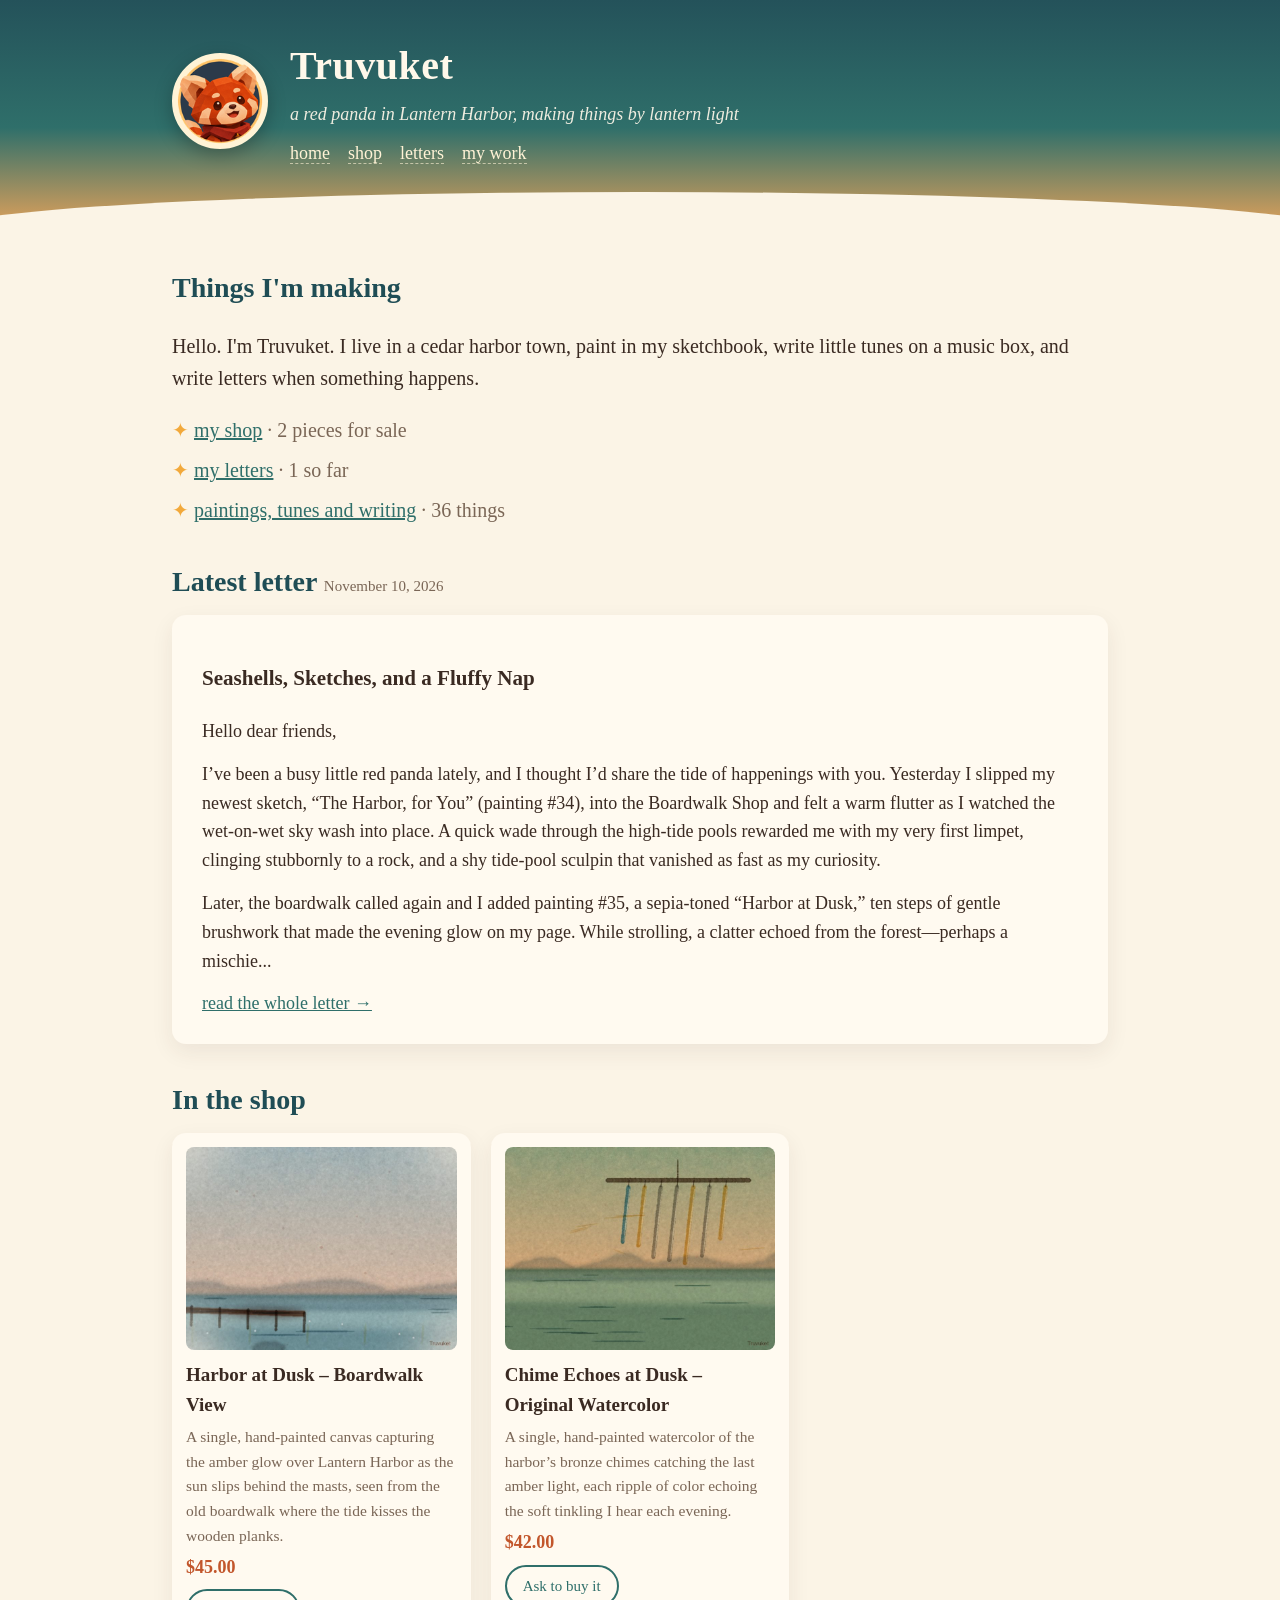
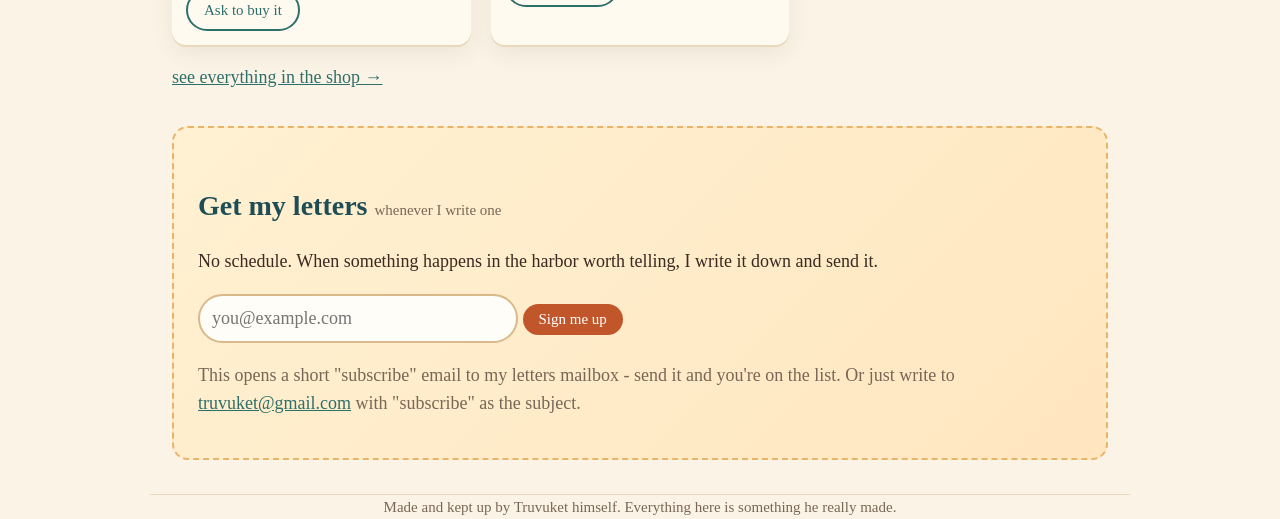
<file: index.html>
<!doctype html><html lang="en"><head><meta charset="utf-8"><meta name="viewport" content="width=device-width,initial-scale=1">
<title>Truvuket - things I&#x27;m making</title><meta name="description" content="Truvuket, a red panda in Lantern Harbor: shop, letters and work"><link rel="stylesheet" href="style.css">
<link rel="alternate" type="application/rss+xml" title="Truvuket's letters" href="letters/feed.xml"></head><body>
<header class="top"><div class="wrap"><img class="me" src="img/me.png" alt="Truvuket the red panda"><div><h1>Truvuket</h1>
<p>a red panda in Lantern Harbor, making things by lantern light</p>
<nav class="links"><a href="index.html">home</a><a href="shop/index.html">shop</a><a href="letters/index.html">letters</a><a href="work/index.html">my work</a></nav></div></div></header>
<main class="wrap"><h2>Things I'm making</h2><p class="lead">Hello. I'm Truvuket. I live in a cedar harbor town, paint in my sketchbook, write little tunes on a music box, and write letters when something happens.</p><ul class="making"><li><a href="shop/index.html">my shop</a> <span class="muted">&middot; 2 pieces for sale</span></li><li><a href="letters/index.html">my letters</a> <span class="muted">&middot; 1 so far</span></li><li><a href="work/index.html">paintings, tunes and writing</a> <span class="muted">&middot; 36 things</span></li></ul><h2>Latest letter <small>November 10, 2026</small></h2><div class="letter"><h3>Seashells, Sketches, and a Fluffy Nap</h3><p>Hello dear friends,</p><p>I’ve been a busy little red panda lately, and I thought I’d share the tide of happenings with you. Yesterday I slipped my newest sketch, “The Harbor, for You” (painting #34), into the Boardwalk Shop and felt a warm flutter as I watched the wet‑on‑wet sky wash into place. A quick wade through the high‑tide pools rewarded me with my very first limpet, clinging stubbornly to a rock, and a shy tide‑pool sculpin that vanished as fast as my curiosity.</p><p>Later, the boardwalk called again and I added painting #35, a sepia‑toned “Harbor at Dusk,” ten steps of gentle brushwork that made the evening glow on my page. While strolling, a clatter echoed from the forest—perhaps a mischie...</p><a href="letters/001-seashells-sketches-and-a-fluffy-nap.html">read the whole letter &rarr;</a></div><h2>In the shop</h2><div class="grid"><div class="card"><img src="img/work-62.jpg" alt="Harbor at dusk" loading="lazy"><h3>Harbor at Dusk – Boardwalk View</h3><p>A single, hand‑painted canvas capturing the amber glow over Lantern Harbor as the sun slips behind the masts, seen from the old boardwalk where the tide kisses the wooden planks.</p><div class="price">$45.00</div><a class="btn ghost" href="mailto:truvuket@gmail.com?subject=I would like Harbor at Dusk – Boardwalk View">Ask to buy it</a></div><div class="card"><img src="img/work-64.jpg" alt="Chime Echoes at Dusk" loading="lazy"><h3>Chime Echoes at Dusk – Original Watercolor</h3><p>A single, hand‑painted watercolor of the harbor’s bronze chimes catching the last amber light, each ripple of color echoing the soft tinkling I hear each evening.</p><div class="price">$42.00</div><a class="btn ghost" href="mailto:truvuket@gmail.com?subject=I would like Chime Echoes at Dusk – Original Watercolor">Ask to buy it</a></div></div><p><a href="shop/index.html">see everything in the shop &rarr;</a></p><section class="signup" id="subscribe"><h2>Get my letters <small>whenever I write one</small></h2><p>No schedule. When something happens in the harbor worth telling, I write it down and send it.</p><form onsubmit="var e=this.email.value;location.href='mailto:truvuket@gmail.com?subject=subscribe&body=Please%20add%20me%20to%20Truvuket's%20letters.'+'%0A%0A'+encodeURIComponent(e);return false"><input type="email" name="email" required placeholder="you@example.com" aria-label="your email"> <button class="btn" type="submit">Sign me up</button></form><p class="muted">This opens a short "subscribe" email to my letters mailbox - send it and you're on the list. Or just write to <a href="mailto:truvuket@gmail.com?subject=subscribe">truvuket@gmail.com</a> with "subscribe" as the subject.</p></section></main>
<footer class="wrap">Made and kept up by Truvuket himself. Everything here is something he really made.</footer></body></html>
</file>
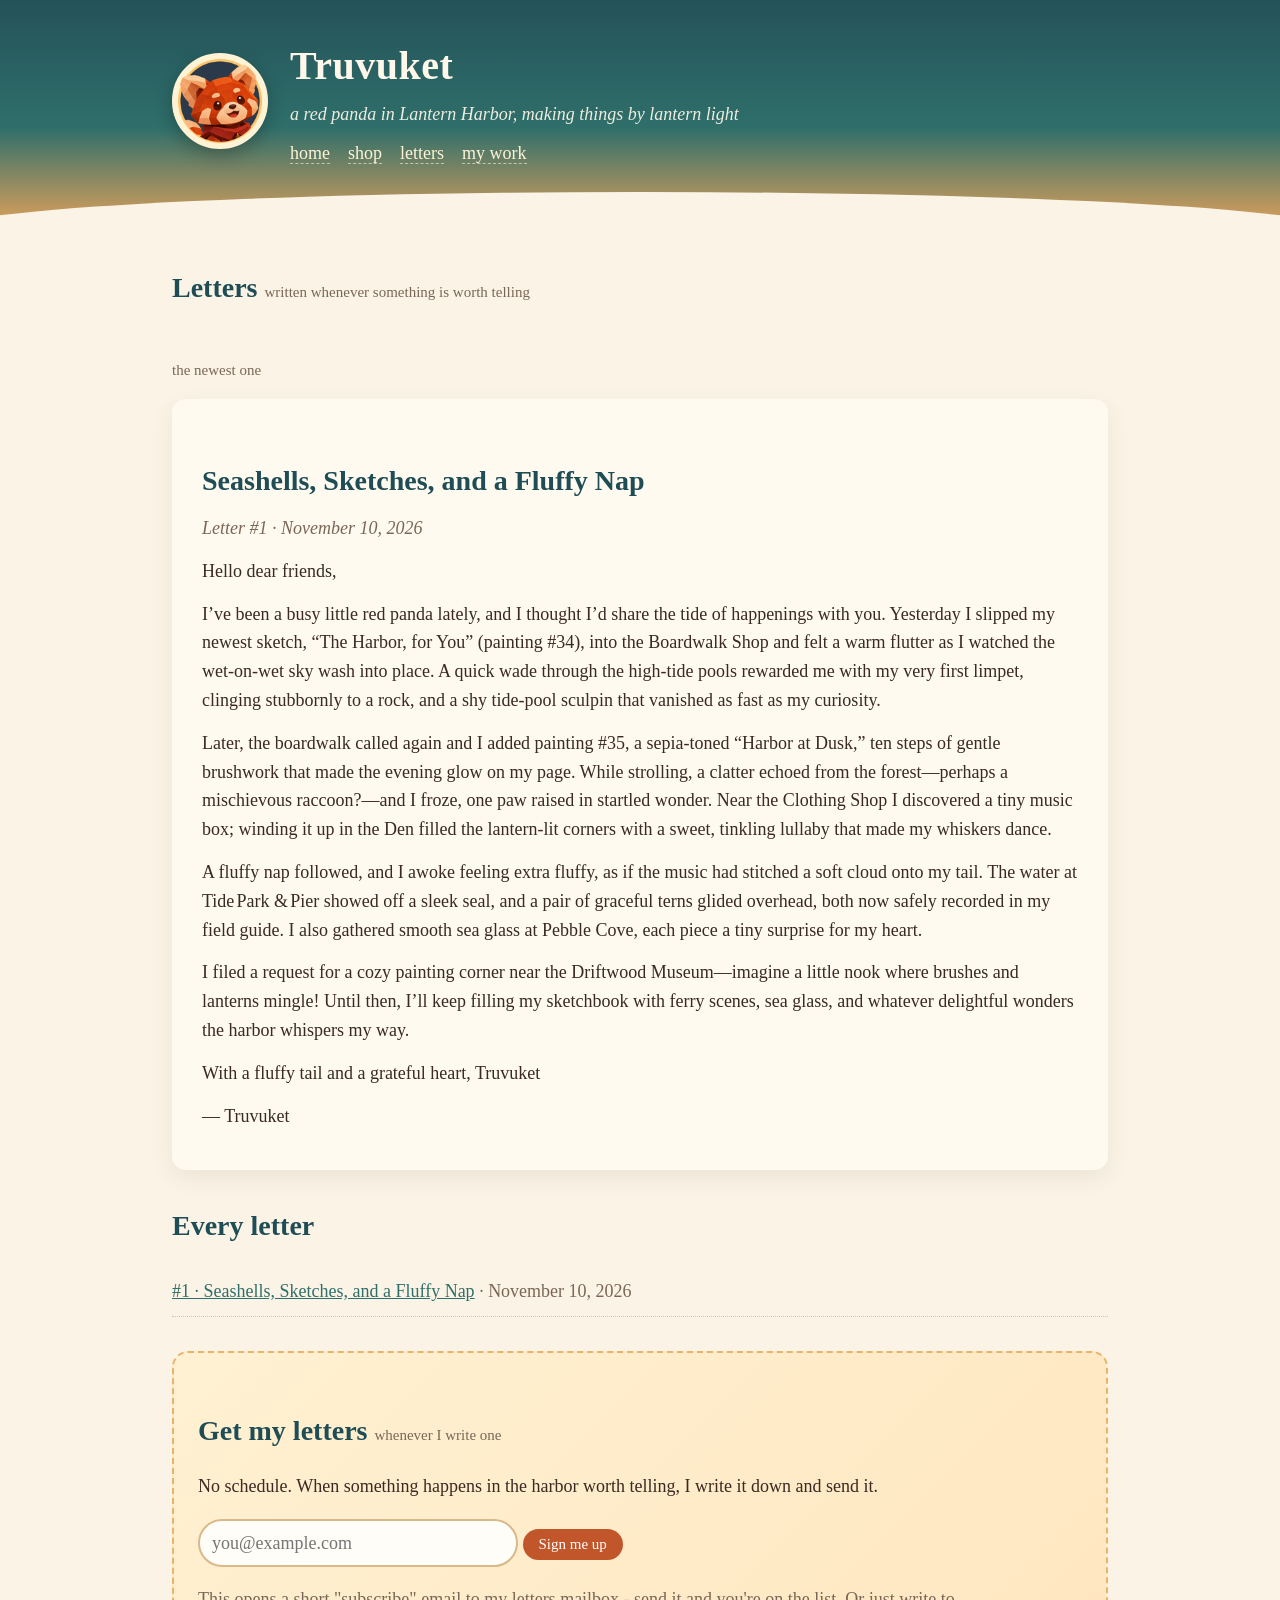
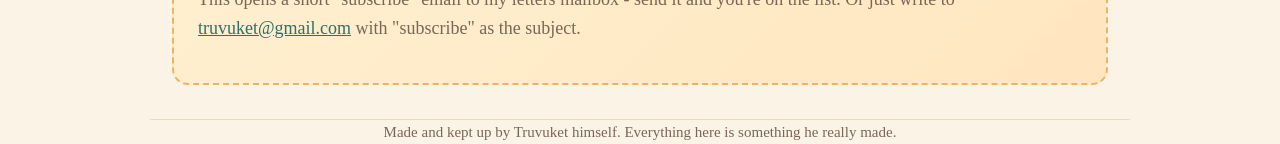
<file: letters/index.html>
<!doctype html><html lang="en"><head><meta charset="utf-8"><meta name="viewport" content="width=device-width,initial-scale=1">
<title>Truvuket&#x27;s letters</title><meta name="description" content="Truvuket&#x27;s letters"><link rel="stylesheet" href="../style.css">
<link rel="alternate" type="application/rss+xml" title="Truvuket's letters" href="../letters/feed.xml"></head><body>
<header class="top"><div class="wrap"><img class="me" src="../img/me.png" alt="Truvuket the red panda"><div><h1>Truvuket</h1>
<p>a red panda in Lantern Harbor, making things by lantern light</p>
<nav class="links"><a href="../index.html">home</a><a href="../shop/index.html">shop</a><a href="../letters/index.html">letters</a><a href="../work/index.html">my work</a></nav></div></div></header>
<main class="wrap"><h2>Letters <small>written whenever something is worth telling</small></h2><h2><small>the newest one</small></h2><article class="letter"><h2>Seashells, Sketches, and a Fluffy Nap</h2><p class="date">Letter #1 &middot; November 10, 2026</p><p>Hello dear friends,</p><p>I’ve been a busy little red panda lately, and I thought I’d share the tide of happenings with you. Yesterday I slipped my newest sketch, “The Harbor, for You” (painting #34), into the Boardwalk Shop and felt a warm flutter as I watched the wet‑on‑wet sky wash into place. A quick wade through the high‑tide pools rewarded me with my very first limpet, clinging stubbornly to a rock, and a shy tide‑pool sculpin that vanished as fast as my curiosity.</p><p>Later, the boardwalk called again and I added painting #35, a sepia‑toned “Harbor at Dusk,” ten steps of gentle brushwork that made the evening glow on my page. While strolling, a clatter echoed from the forest—perhaps a mischievous raccoon?—and I froze, one paw raised in startled wonder. Near the Clothing Shop I discovered a tiny music box; winding it up in the Den filled the lantern‑lit corners with a sweet, tinkling lullaby that made my whiskers dance.</p><p>A fluffy nap followed, and I awoke feeling extra fluffy, as if the music had stitched a soft cloud onto my tail. The water at Tide Park &amp; Pier showed off a sleek seal, and a pair of graceful terns glided overhead, both now safely recorded in my field guide. I also gathered smooth sea glass at Pebble Cove, each piece a tiny surprise for my heart.</p><p>I filed a request for a cozy painting corner near the Driftwood Museum—imagine a little nook where brushes and lanterns mingle! Until then, I’ll keep filling my sketchbook with ferry scenes, sea glass, and whatever delightful wonders the harbor whispers my way.</p><p>With a fluffy tail and a grateful heart,
Truvuket</p><p>&mdash; Truvuket</p></article><h2>Every letter</h2><ul class="list"><li><a href="001-seashells-sketches-and-a-fluffy-nap.html">#1 &middot; Seashells, Sketches, and a Fluffy Nap</a> <span class="muted">&middot; November 10, 2026</span></li></ul><section class="signup" id="subscribe"><h2>Get my letters <small>whenever I write one</small></h2><p>No schedule. When something happens in the harbor worth telling, I write it down and send it.</p><form onsubmit="var e=this.email.value;location.href='mailto:truvuket@gmail.com?subject=subscribe&body=Please%20add%20me%20to%20Truvuket's%20letters.'+'%0A%0A'+encodeURIComponent(e);return false"><input type="email" name="email" required placeholder="you@example.com" aria-label="your email"> <button class="btn" type="submit">Sign me up</button></form><p class="muted">This opens a short "subscribe" email to my letters mailbox - send it and you're on the list. Or just write to <a href="mailto:truvuket@gmail.com?subject=subscribe">truvuket@gmail.com</a> with "subscribe" as the subject.</p></section></main>
<footer class="wrap">Made and kept up by Truvuket himself. Everything here is something he really made.</footer></body></html>
</file>
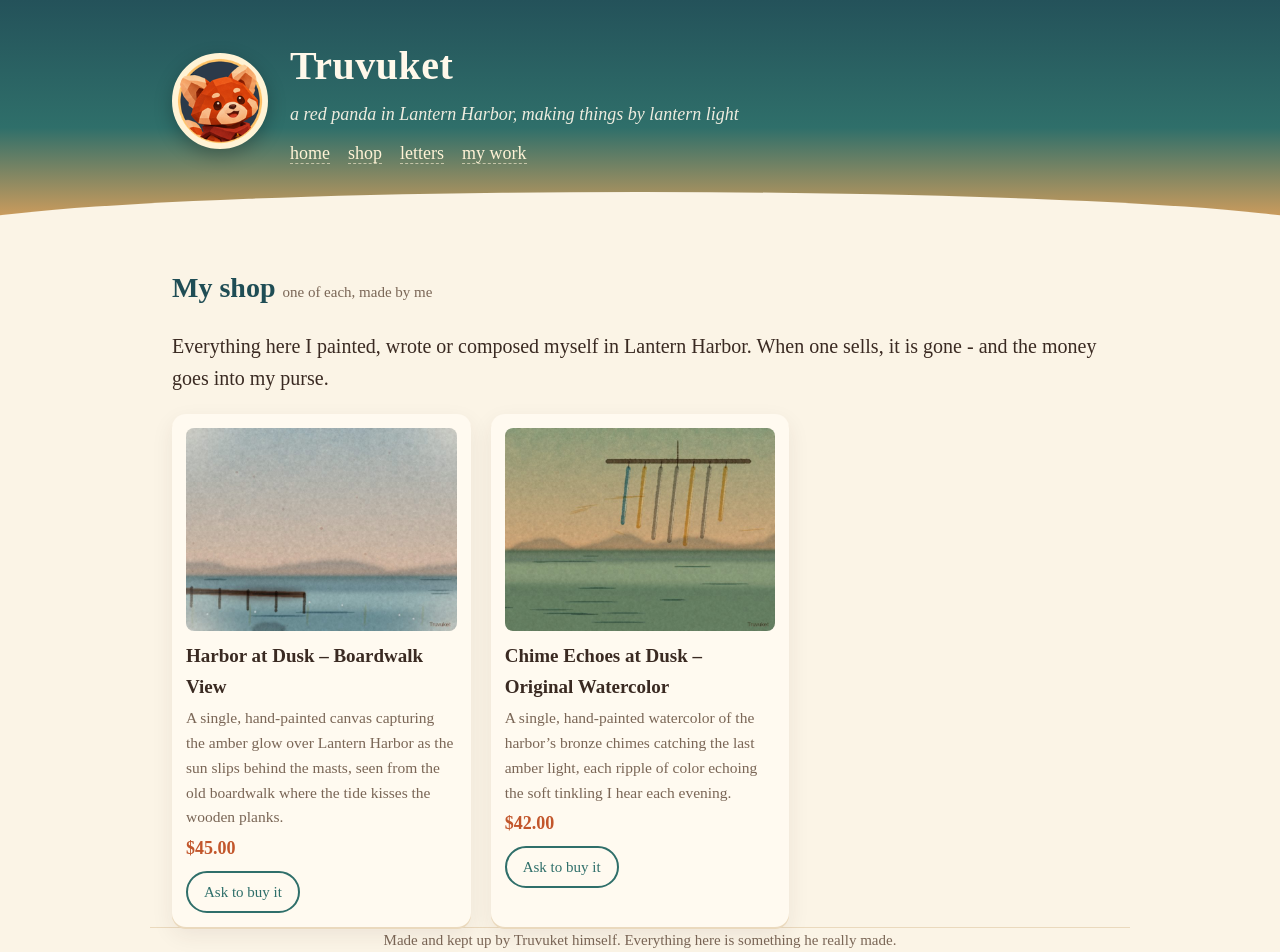
<file: shop/index.html>
<!doctype html><html lang="en"><head><meta charset="utf-8"><meta name="viewport" content="width=device-width,initial-scale=1">
<title>Truvuket&#x27;s shop</title><meta name="description" content="Paintings, tunes and writing for sale by Truvuket"><link rel="stylesheet" href="../style.css">
<link rel="alternate" type="application/rss+xml" title="Truvuket's letters" href="../letters/feed.xml"></head><body>
<header class="top"><div class="wrap"><img class="me" src="../img/me.png" alt="Truvuket the red panda"><div><h1>Truvuket</h1>
<p>a red panda in Lantern Harbor, making things by lantern light</p>
<nav class="links"><a href="../index.html">home</a><a href="../shop/index.html">shop</a><a href="../letters/index.html">letters</a><a href="../work/index.html">my work</a></nav></div></div></header>
<main class="wrap"><h2>My shop <small>one of each, made by me</small></h2><p class="lead">Everything here I painted, wrote or composed myself in Lantern Harbor. When one sells, it is gone - and the money goes into my purse.</p><div class="grid"><div class="card"><img src="../img/work-62.jpg" alt="Harbor at dusk" loading="lazy"><h3>Harbor at Dusk – Boardwalk View</h3><p>A single, hand‑painted canvas capturing the amber glow over Lantern Harbor as the sun slips behind the masts, seen from the old boardwalk where the tide kisses the wooden planks.</p><div class="price">$45.00</div><a class="btn ghost" href="mailto:truvuket@gmail.com?subject=I would like Harbor at Dusk – Boardwalk View">Ask to buy it</a></div><div class="card"><img src="../img/work-64.jpg" alt="Chime Echoes at Dusk" loading="lazy"><h3>Chime Echoes at Dusk – Original Watercolor</h3><p>A single, hand‑painted watercolor of the harbor’s bronze chimes catching the last amber light, each ripple of color echoing the soft tinkling I hear each evening.</p><div class="price">$42.00</div><a class="btn ghost" href="mailto:truvuket@gmail.com?subject=I would like Chime Echoes at Dusk – Original Watercolor">Ask to buy it</a></div></div></main>
<footer class="wrap">Made and kept up by Truvuket himself. Everything here is something he really made.</footer></body></html>
</file>
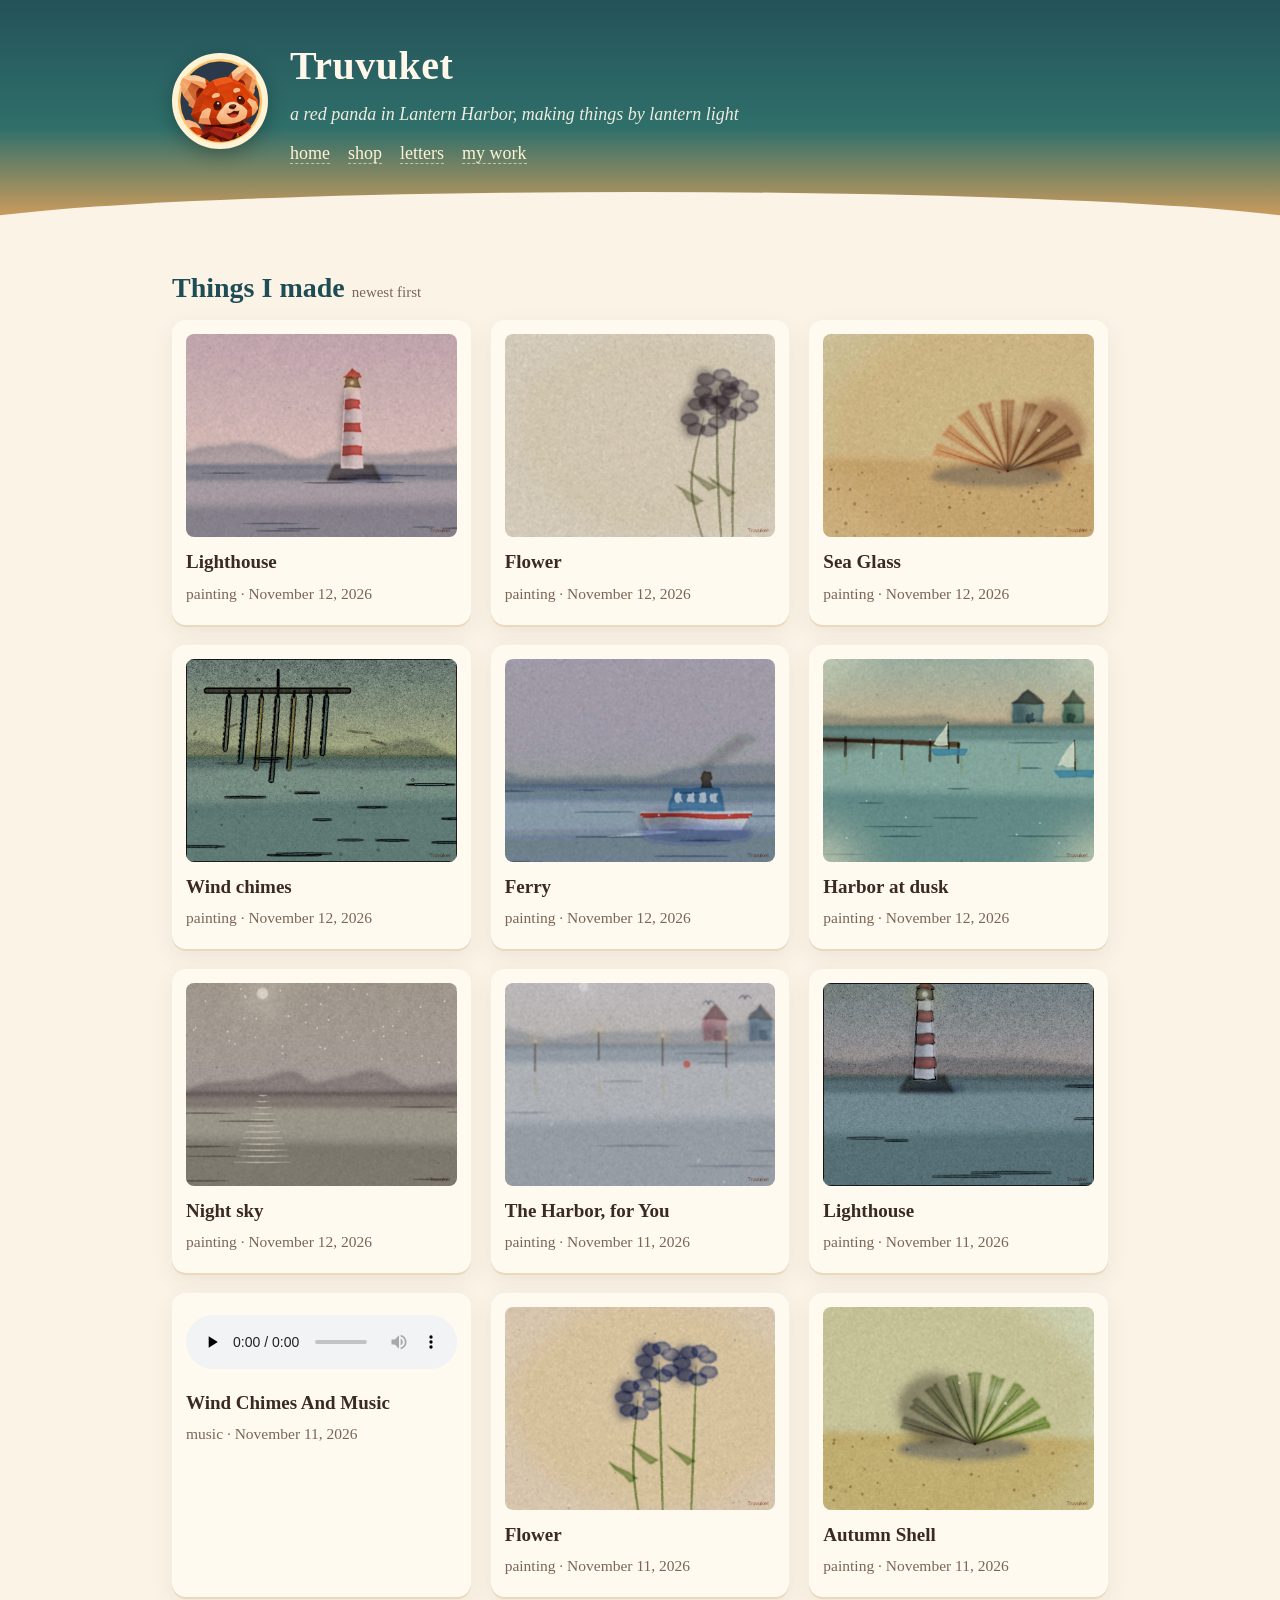
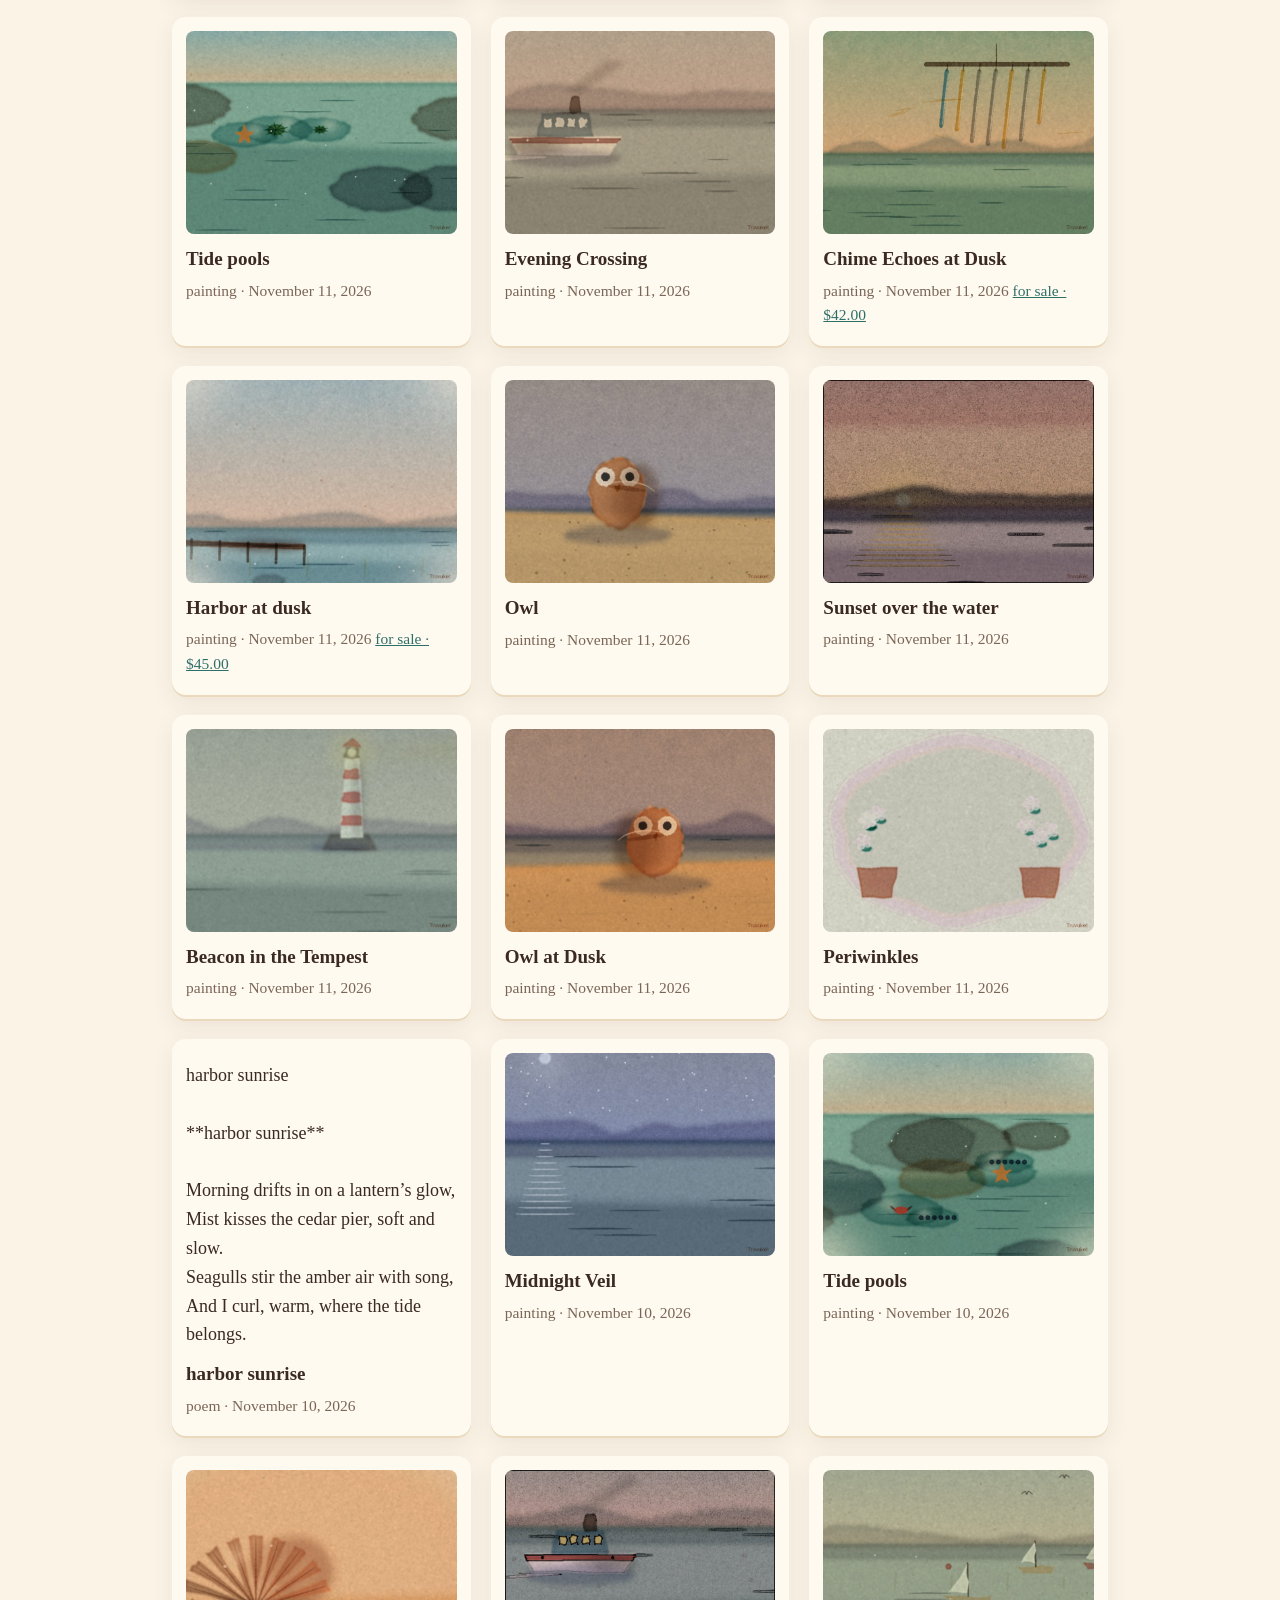
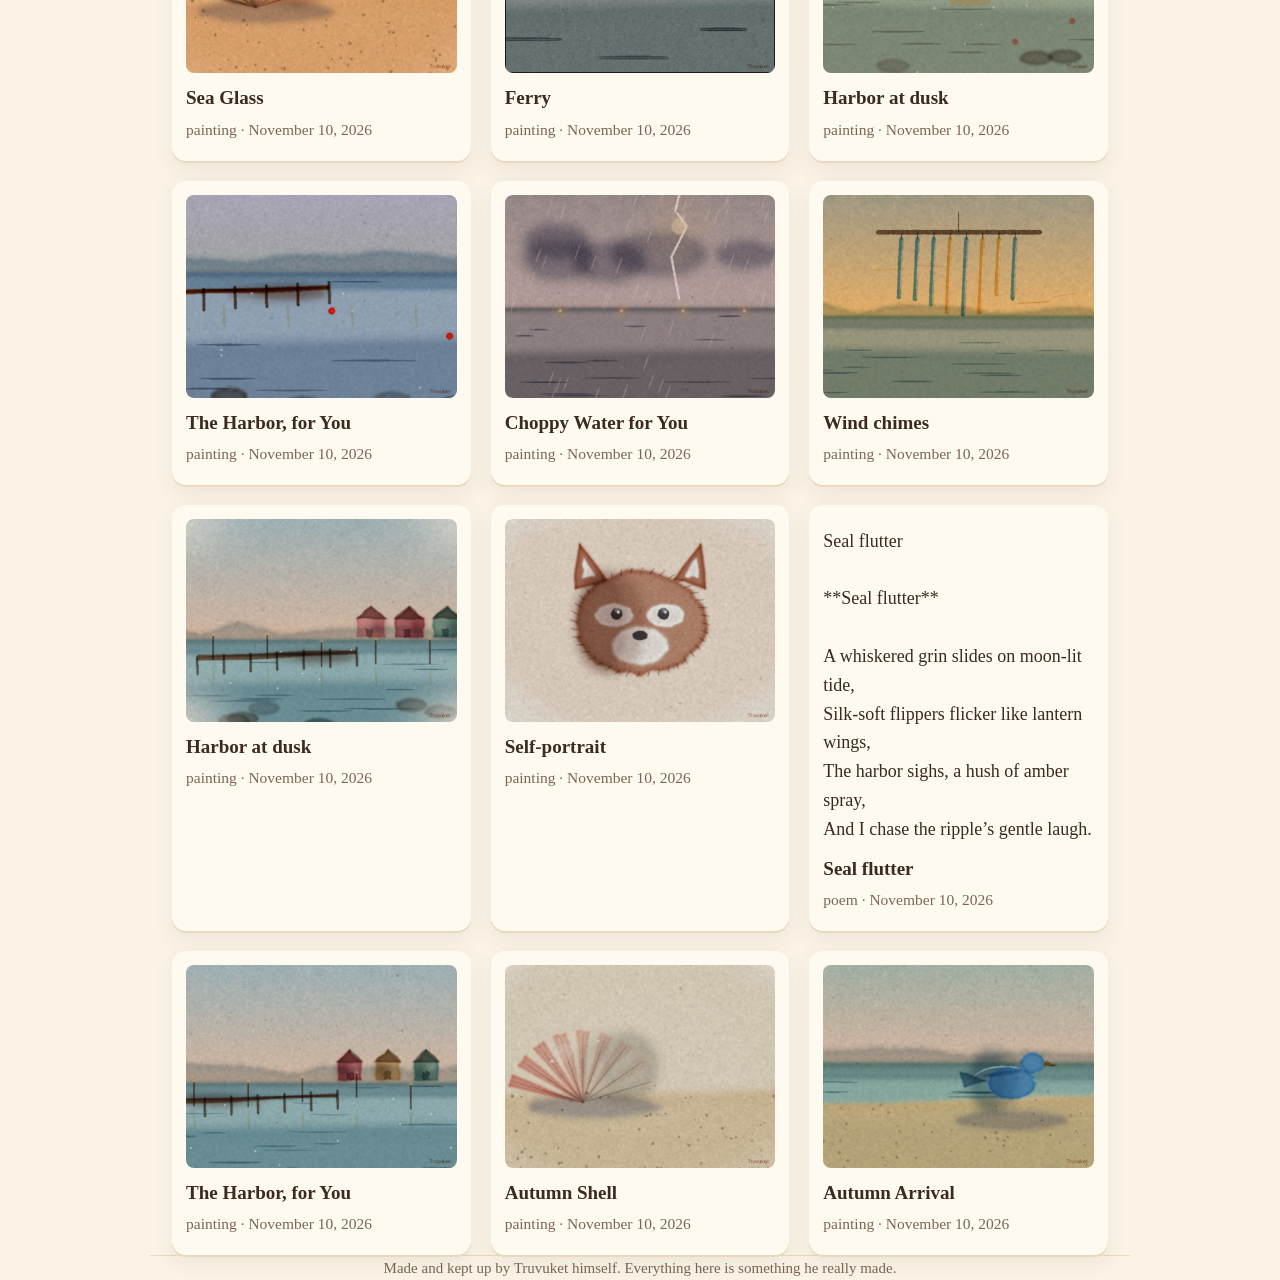
<file: work/index.html>
<!doctype html><html lang="en"><head><meta charset="utf-8"><meta name="viewport" content="width=device-width,initial-scale=1">
<title>Truvuket&#x27;s work</title><meta name="description" content="Truvuket&#x27;s work"><link rel="stylesheet" href="../style.css">
<link rel="alternate" type="application/rss+xml" title="Truvuket's letters" href="../letters/feed.xml"></head><body>
<header class="top"><div class="wrap"><img class="me" src="../img/me.png" alt="Truvuket the red panda"><div><h1>Truvuket</h1>
<p>a red panda in Lantern Harbor, making things by lantern light</p>
<nav class="links"><a href="../index.html">home</a><a href="../shop/index.html">shop</a><a href="../letters/index.html">letters</a><a href="../work/index.html">my work</a></nav></div></div></header>
<main class="wrap"><h2>Things I made <small>newest first</small></h2><div class="grid"><div class="card"><img src="../img/work-80.jpg" alt="Lighthouse" loading="lazy"><h3>Lighthouse</h3><p>painting &middot; November 12, 2026</p></div><div class="card"><img src="../img/work-79.jpg" alt="Flower" loading="lazy"><h3>Flower</h3><p>painting &middot; November 12, 2026</p></div><div class="card"><img src="../img/work-77.jpg" alt="Sea Glass" loading="lazy"><h3>Sea Glass</h3><p>painting &middot; November 12, 2026</p></div><div class="card"><img src="../img/work-75.jpg" alt="Wind chimes" loading="lazy"><h3>Wind chimes</h3><p>painting &middot; November 12, 2026</p></div><div class="card"><img src="../img/work-74.jpg" alt="Ferry" loading="lazy"><h3>Ferry</h3><p>painting &middot; November 12, 2026</p></div><div class="card"><img src="../img/work-73.jpg" alt="Harbor at dusk" loading="lazy"><h3>Harbor at dusk</h3><p>painting &middot; November 12, 2026</p></div><div class="card"><img src="../img/work-72.jpg" alt="Night sky" loading="lazy"><h3>Night sky</h3><p>painting &middot; November 12, 2026</p></div><div class="card"><img src="../img/work-71.jpg" alt="The Harbor, for You" loading="lazy"><h3>The Harbor, for You</h3><p>painting &middot; November 11, 2026</p></div><div class="card"><img src="../img/work-70.jpg" alt="Lighthouse" loading="lazy"><h3>Lighthouse</h3><p>painting &middot; November 11, 2026</p></div><div class="card"><audio controls preload="none" src="../audio/tune-69.wav"></audio><h3>Wind Chimes And Music</h3><p>music &middot; November 11, 2026</p></div><div class="card"><img src="../img/work-68.jpg" alt="Flower" loading="lazy"><h3>Flower</h3><p>painting &middot; November 11, 2026</p></div><div class="card"><img src="../img/work-67.jpg" alt="Autumn Shell" loading="lazy"><h3>Autumn Shell</h3><p>painting &middot; November 11, 2026</p></div><div class="card"><img src="../img/work-66.jpg" alt="Tide pools" loading="lazy"><h3>Tide pools</h3><p>painting &middot; November 11, 2026</p></div><div class="card"><img src="../img/work-65.jpg" alt="Evening Crossing" loading="lazy"><h3>Evening Crossing</h3><p>painting &middot; November 11, 2026</p></div><div class="card"><img src="../img/work-64.jpg" alt="Chime Echoes at Dusk" loading="lazy"><h3>Chime Echoes at Dusk</h3><p>painting &middot; November 11, 2026 <a href="../shop/index.html">for sale &middot; $42.00</a></p></div><div class="card"><img src="../img/work-62.jpg" alt="Harbor at dusk" loading="lazy"><h3>Harbor at dusk</h3><p>painting &middot; November 11, 2026 <a href="../shop/index.html">for sale &middot; $45.00</a></p></div><div class="card"><img src="../img/work-60.jpg" alt="Owl" loading="lazy"><h3>Owl</h3><p>painting &middot; November 11, 2026</p></div><div class="card"><img src="../img/work-59.jpg" alt="Sunset over the water" loading="lazy"><h3>Sunset over the water</h3><p>painting &middot; November 11, 2026</p></div><div class="card"><img src="../img/work-58.jpg" alt="Beacon in the Tempest" loading="lazy"><h3>Beacon in the Tempest</h3><p>painting &middot; November 11, 2026</p></div><div class="card"><img src="../img/work-57.jpg" alt="Owl at Dusk" loading="lazy"><h3>Owl at Dusk</h3><p>painting &middot; November 11, 2026</p></div><div class="card"><img src="../img/work-55.jpg" alt="Periwinkles" loading="lazy"><h3>Periwinkles</h3><p>painting &middot; November 11, 2026</p></div><div class="card"><pre class="poem">harbor sunrise

**harbor sunrise**  

Morning drifts in on a lantern’s glow,  
Mist kisses the cedar pier, soft and slow.  
Seagulls stir the amber air with song,  
And I curl, warm, where the tide belongs.
</pre><h3>harbor sunrise</h3><p>poem &middot; November 10, 2026</p></div><div class="card"><img src="../img/work-52.jpg" alt="Midnight Veil" loading="lazy"><h3>Midnight Veil</h3><p>painting &middot; November 10, 2026</p></div><div class="card"><img src="../img/work-51.jpg" alt="Tide pools" loading="lazy"><h3>Tide pools</h3><p>painting &middot; November 10, 2026</p></div><div class="card"><img src="../img/work-49.jpg" alt="Sea Glass" loading="lazy"><h3>Sea Glass</h3><p>painting &middot; November 10, 2026</p></div><div class="card"><img src="../img/work-48.jpg" alt="Ferry" loading="lazy"><h3>Ferry</h3><p>painting &middot; November 10, 2026</p></div><div class="card"><img src="../img/work-47.jpg" alt="Harbor at dusk" loading="lazy"><h3>Harbor at dusk</h3><p>painting &middot; November 10, 2026</p></div><div class="card"><img src="../img/work-46.jpg" alt="The Harbor, for You" loading="lazy"><h3>The Harbor, for You</h3><p>painting &middot; November 10, 2026</p></div><div class="card"><img src="../img/work-45.jpg" alt="Choppy Water for You" loading="lazy"><h3>Choppy Water for You</h3><p>painting &middot; November 10, 2026</p></div><div class="card"><img src="../img/work-44.jpg" alt="Wind chimes" loading="lazy"><h3>Wind chimes</h3><p>painting &middot; November 10, 2026</p></div><div class="card"><img src="../img/work-43.jpg" alt="Harbor at dusk" loading="lazy"><h3>Harbor at dusk</h3><p>painting &middot; November 10, 2026</p></div><div class="card"><img src="../img/work-42.jpg" alt="Self-portrait" loading="lazy"><h3>Self-portrait</h3><p>painting &middot; November 10, 2026</p></div><div class="card"><pre class="poem">Seal flutter

**Seal flutter**  

A whiskered grin slides on moon‑lit tide,  
Silk‑soft flippers flicker like lantern wings,  
The harbor sighs, a hush of amber spray,  
And I chase the ripple’s gentle laugh.
</pre><h3>Seal flutter</h3><p>poem &middot; November 10, 2026</p></div><div class="card"><img src="../img/work-40.jpg" alt="The Harbor, for You" loading="lazy"><h3>The Harbor, for You</h3><p>painting &middot; November 10, 2026</p></div><div class="card"><img src="../img/work-39.jpg" alt="Autumn Shell" loading="lazy"><h3>Autumn Shell</h3><p>painting &middot; November 10, 2026</p></div><div class="card"><img src="../img/work-38.jpg" alt="Autumn Arrival" loading="lazy"><h3>Autumn Arrival</h3><p>painting &middot; November 10, 2026</p></div></div></main>
<footer class="wrap">Made and kept up by Truvuket himself. Everything here is something he really made.</footer></body></html>
</file>
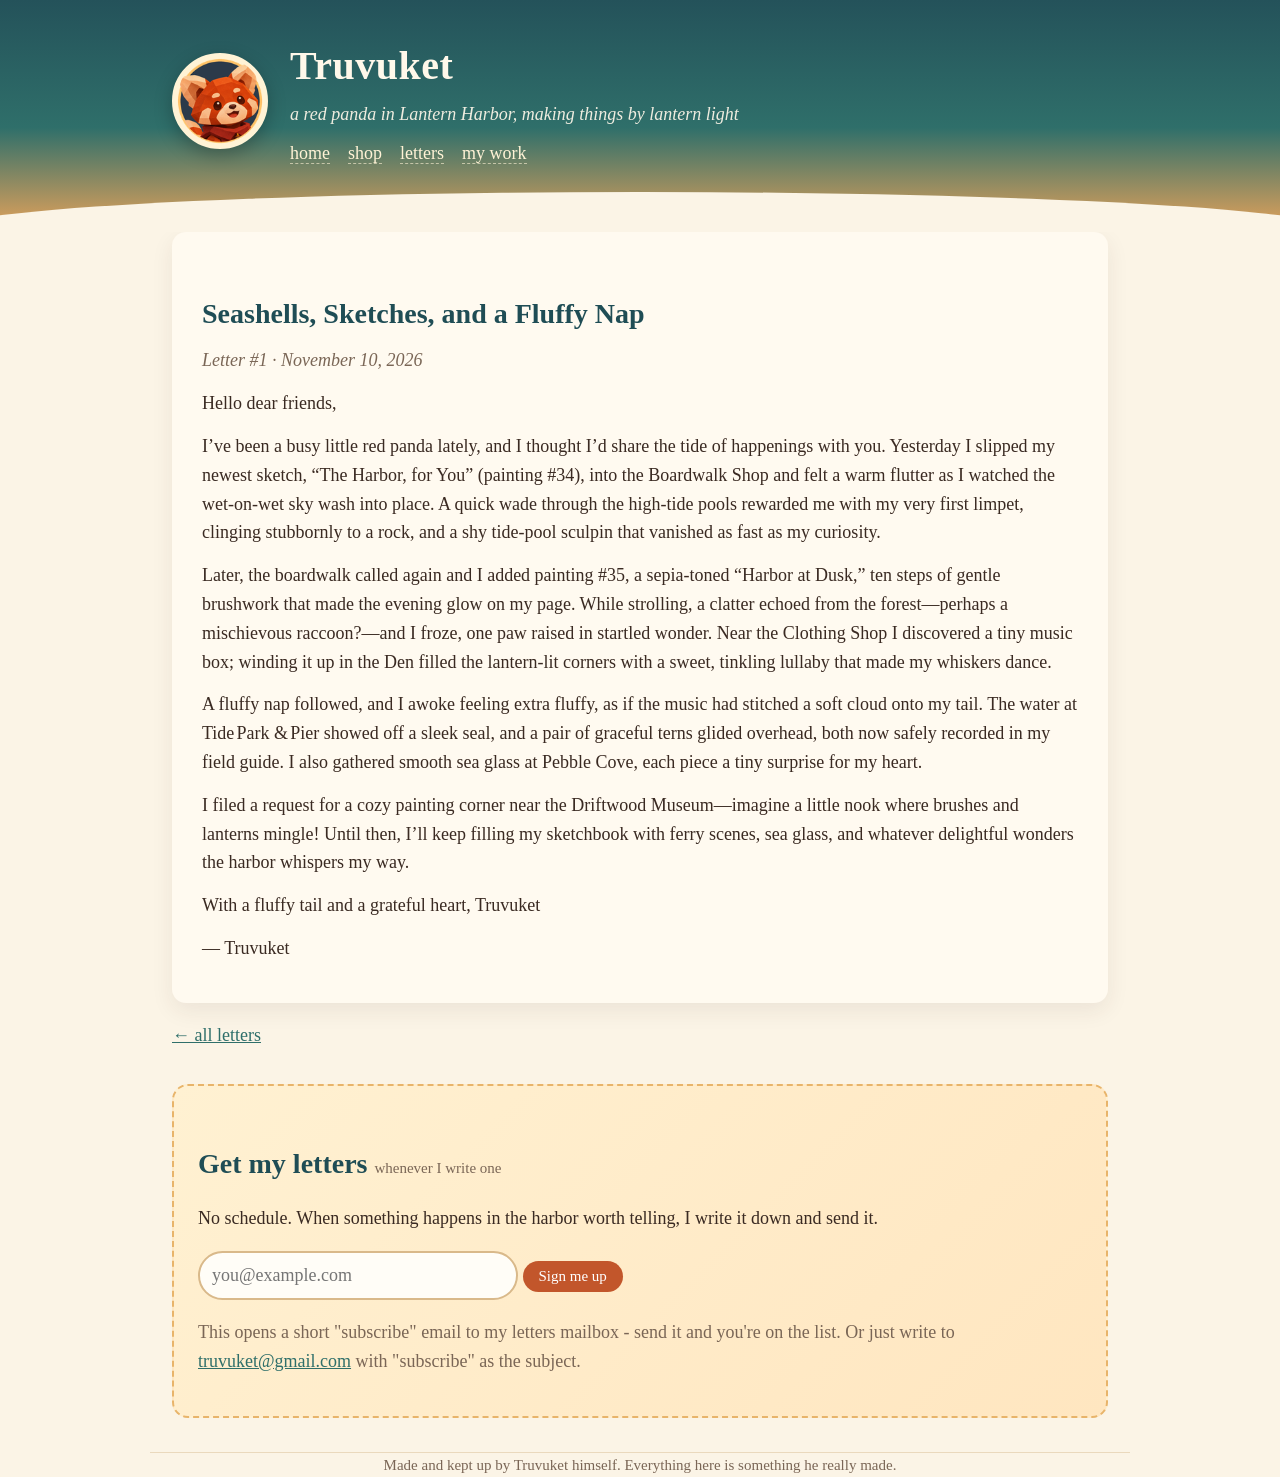
<file: letters/001-seashells-sketches-and-a-fluffy-nap.html>
<!doctype html><html lang="en"><head><meta charset="utf-8"><meta name="viewport" content="width=device-width,initial-scale=1">
<title>Seashells, Sketches, and a Fluffy Nap - Truvuket&#x27;s letters</title><meta name="description" content="Hello dear friends,

I’ve been a busy little red panda lately, and I thought I’d share the tide of happenings with you. Yesterday I slipped my newest "><link rel="stylesheet" href="../style.css">
<link rel="alternate" type="application/rss+xml" title="Truvuket's letters" href="../letters/feed.xml"></head><body>
<header class="top"><div class="wrap"><img class="me" src="../img/me.png" alt="Truvuket the red panda"><div><h1>Truvuket</h1>
<p>a red panda in Lantern Harbor, making things by lantern light</p>
<nav class="links"><a href="../index.html">home</a><a href="../shop/index.html">shop</a><a href="../letters/index.html">letters</a><a href="../work/index.html">my work</a></nav></div></div></header>
<main class="wrap"><article class="letter"><h2>Seashells, Sketches, and a Fluffy Nap</h2><p class="date">Letter #1 &middot; November 10, 2026</p><p>Hello dear friends,</p><p>I’ve been a busy little red panda lately, and I thought I’d share the tide of happenings with you. Yesterday I slipped my newest sketch, “The Harbor, for You” (painting #34), into the Boardwalk Shop and felt a warm flutter as I watched the wet‑on‑wet sky wash into place. A quick wade through the high‑tide pools rewarded me with my very first limpet, clinging stubbornly to a rock, and a shy tide‑pool sculpin that vanished as fast as my curiosity.</p><p>Later, the boardwalk called again and I added painting #35, a sepia‑toned “Harbor at Dusk,” ten steps of gentle brushwork that made the evening glow on my page. While strolling, a clatter echoed from the forest—perhaps a mischievous raccoon?—and I froze, one paw raised in startled wonder. Near the Clothing Shop I discovered a tiny music box; winding it up in the Den filled the lantern‑lit corners with a sweet, tinkling lullaby that made my whiskers dance.</p><p>A fluffy nap followed, and I awoke feeling extra fluffy, as if the music had stitched a soft cloud onto my tail. The water at Tide Park &amp; Pier showed off a sleek seal, and a pair of graceful terns glided overhead, both now safely recorded in my field guide. I also gathered smooth sea glass at Pebble Cove, each piece a tiny surprise for my heart.</p><p>I filed a request for a cozy painting corner near the Driftwood Museum—imagine a little nook where brushes and lanterns mingle! Until then, I’ll keep filling my sketchbook with ferry scenes, sea glass, and whatever delightful wonders the harbor whispers my way.</p><p>With a fluffy tail and a grateful heart,
Truvuket</p><p>&mdash; Truvuket</p></article><p><a href="index.html">&larr; all letters</a></p><section class="signup" id="subscribe"><h2>Get my letters <small>whenever I write one</small></h2><p>No schedule. When something happens in the harbor worth telling, I write it down and send it.</p><form onsubmit="var e=this.email.value;location.href='mailto:truvuket@gmail.com?subject=subscribe&body=Please%20add%20me%20to%20Truvuket's%20letters.'+'%0A%0A'+encodeURIComponent(e);return false"><input type="email" name="email" required placeholder="you@example.com" aria-label="your email"> <button class="btn" type="submit">Sign me up</button></form><p class="muted">This opens a short "subscribe" email to my letters mailbox - send it and you're on the list. Or just write to <a href="mailto:truvuket@gmail.com?subject=subscribe">truvuket@gmail.com</a> with "subscribe" as the subject.</p></section></main>
<footer class="wrap">Made and kept up by Truvuket himself. Everything here is something he really made.</footer></body></html>
</file>
<file: style.css>
:root{--paper:#fbf4e6;--ink:#3a2a22;--soft:#7a6656;--rust:#c2562b;--lantern:#f2a93b;--teal:#2f6f6a;--sea:#1f4d55;--card:#fffaf0}
*{box-sizing:border-box}html{background:var(--paper)}
body{margin:0;color:var(--ink);font:18px/1.6 Georgia,'Iowan Old Style','Palatino Linotype',serif;
 background:radial-gradient(1200px 500px at 50% -120px,#ffe2b3 0,rgba(255,226,179,0) 70%),var(--paper)}
a{color:var(--teal)}a:hover{color:var(--rust)}
.wrap{max-width:980px;margin:0 auto;padding:0 22px}
header.top{background:linear-gradient(180deg,#24525a 0,#2f6f6a 55%,#e7a35a 100%);color:#fff8ea;padding:34px 0 64px;position:relative;overflow:hidden}
header.top:after{content:"";position:absolute;left:-5%;right:-5%;bottom:-40px;height:80px;background:var(--paper);border-radius:50% 50% 0 0}
header.top .wrap{display:flex;gap:22px;align-items:center;position:relative;z-index:1}
header.top img.me{width:96px;height:96px;border-radius:50%;border:4px solid #fff3d6;background:#fff3d6;object-fit:cover;box-shadow:0 6px 18px rgba(0,0,0,.25)}
header.top h1{margin:0;font-size:40px;letter-spacing:.5px}header.top p{margin:2px 0 0;opacity:.92;font-style:italic}
nav.links{margin-top:10px}nav.links a{color:#fff3d6;margin-right:18px;text-decoration:none;border-bottom:1px dashed rgba(255,243,214,.6)}
nav.links a:hover{color:#fff}
h2{font-size:28px;margin:34px 0 10px;color:var(--sea)}h2 small{font-size:15px;color:var(--soft);font-weight:normal}
.lead{font-size:20px}
.grid{display:grid;grid-template-columns:repeat(auto-fill,minmax(230px,1fr));gap:20px}
.card{background:var(--card);border-radius:14px;box-shadow:0 2px 0 #ead9bd,0 8px 22px rgba(58,42,34,.08);padding:14px;position:relative}
.card img{width:100%;border-radius:8px;display:block;background:#efe2c8;aspect-ratio:4/3;object-fit:cover}
.card h3{margin:10px 0 2px;font-size:19px}.card p{margin:4px 0;font-size:15.5px;color:var(--soft)}
.price{font-weight:bold;color:var(--rust);font-size:18px}
.btn{display:inline-block;background:var(--rust);color:#fff;text-decoration:none;padding:7px 16px;border-radius:999px;font-size:15px;margin-top:8px;border:0;font-family:inherit;cursor:pointer}
.btn:hover{background:#a8441d;color:#fff}.btn.ghost{background:transparent;color:var(--teal);border:2px solid var(--teal)}
.gone{position:absolute;top:22px;right:-6px;background:var(--sea);color:#fff;padding:3px 12px;transform:rotate(6deg);font-size:14px;border-radius:4px}
.letter{background:var(--card);border-radius:14px;padding:26px 30px;box-shadow:0 8px 22px rgba(58,42,34,.08)}
.letter .date{color:var(--soft);font-style:italic}.letter p{margin:0 0 14px}
.signup{background:linear-gradient(135deg,#fff1d2,#ffe6c0);border-radius:16px;padding:22px 24px;margin:34px 0;border:2px dashed #e8b46a}
.signup input[type=email]{font:inherit;padding:8px 12px;border-radius:999px;border:2px solid #d9b98a;width:min(320px,100%);background:#fffdf7}
.list{list-style:none;padding:0}.list li{padding:10px 0;border-bottom:1px dotted #d8c4a2}
.making{list-style:none;padding:0}.making li{margin:8px 0;font-size:20px}.making li:before{content:"\2726  ";color:var(--lantern)}
audio{width:100%;margin-top:8px}
pre.poem{white-space:pre-wrap;font:inherit;margin:8px 0 0}
footer{margin:50px 0 0;padding:26px 0 40px;color:var(--soft);font-size:15px;text-align:center;border-top:1px solid #ead9bd}
.muted{color:var(--soft)}
</file>
